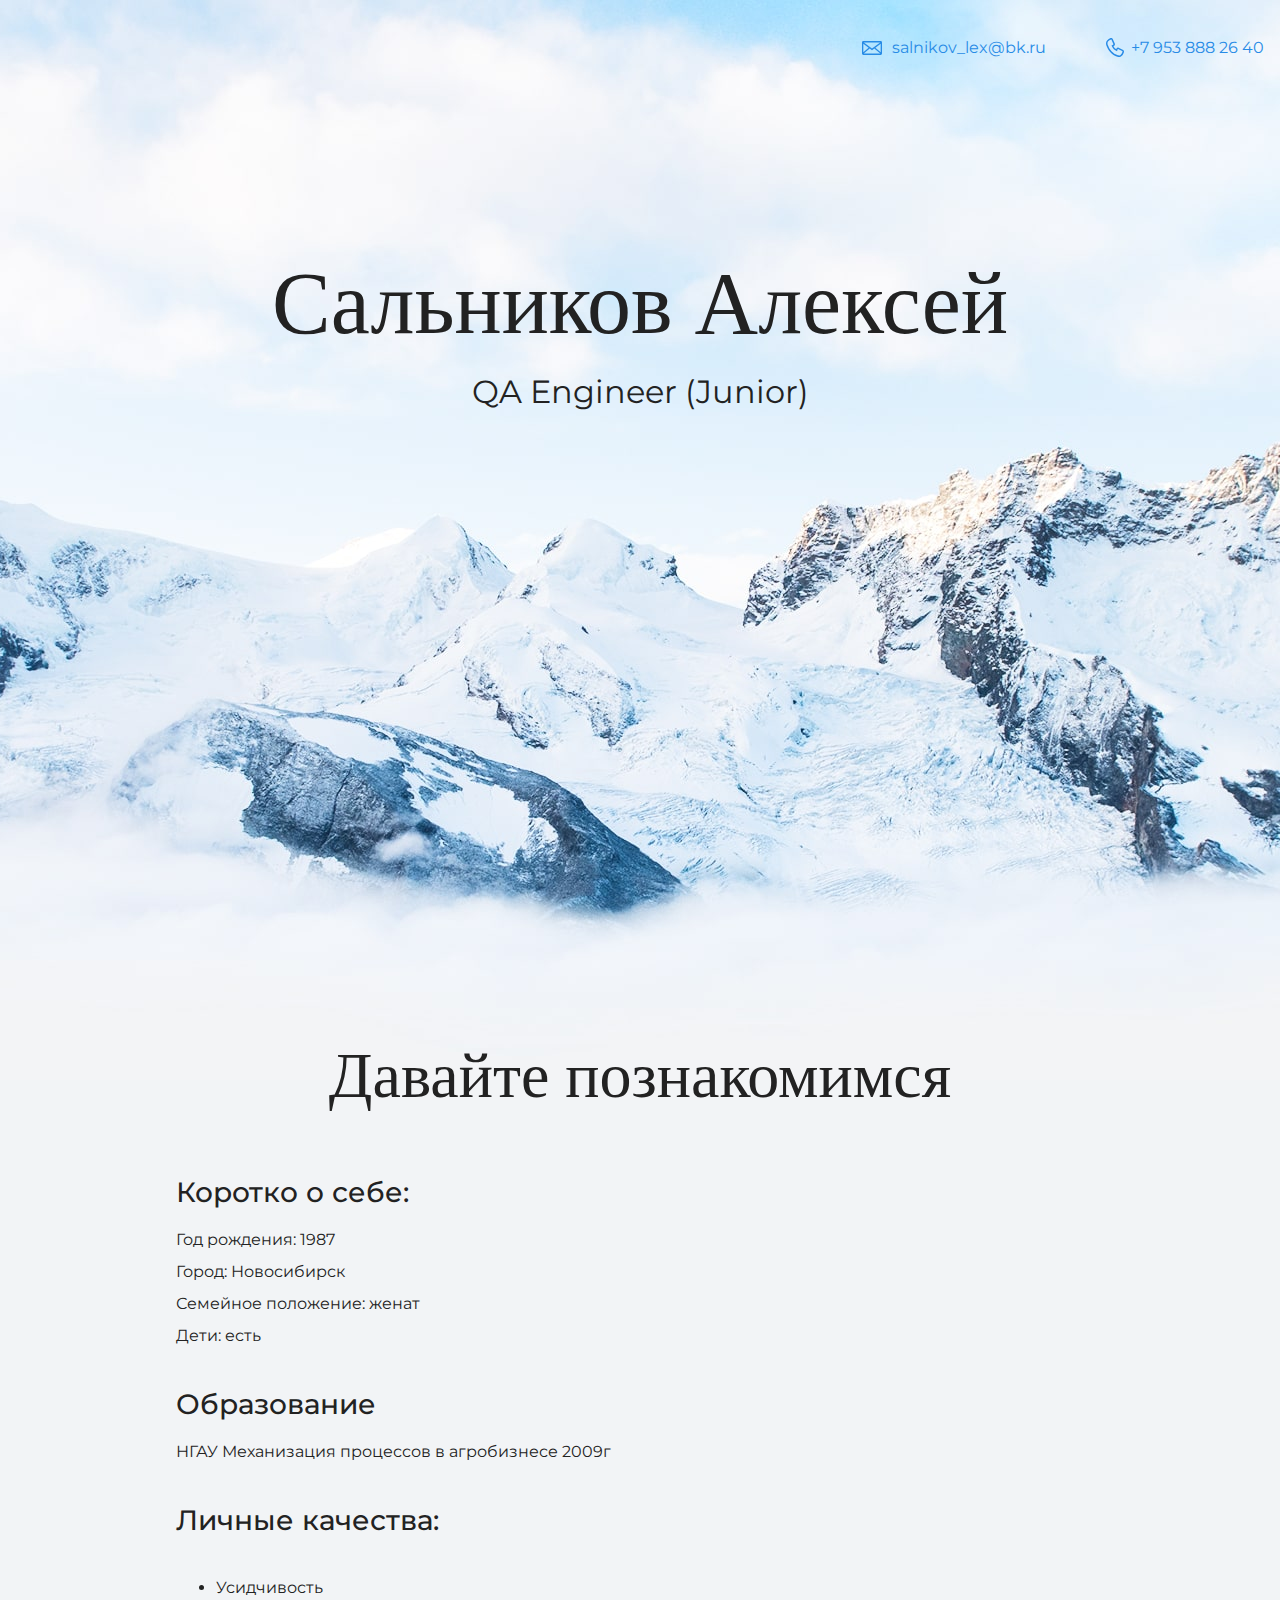
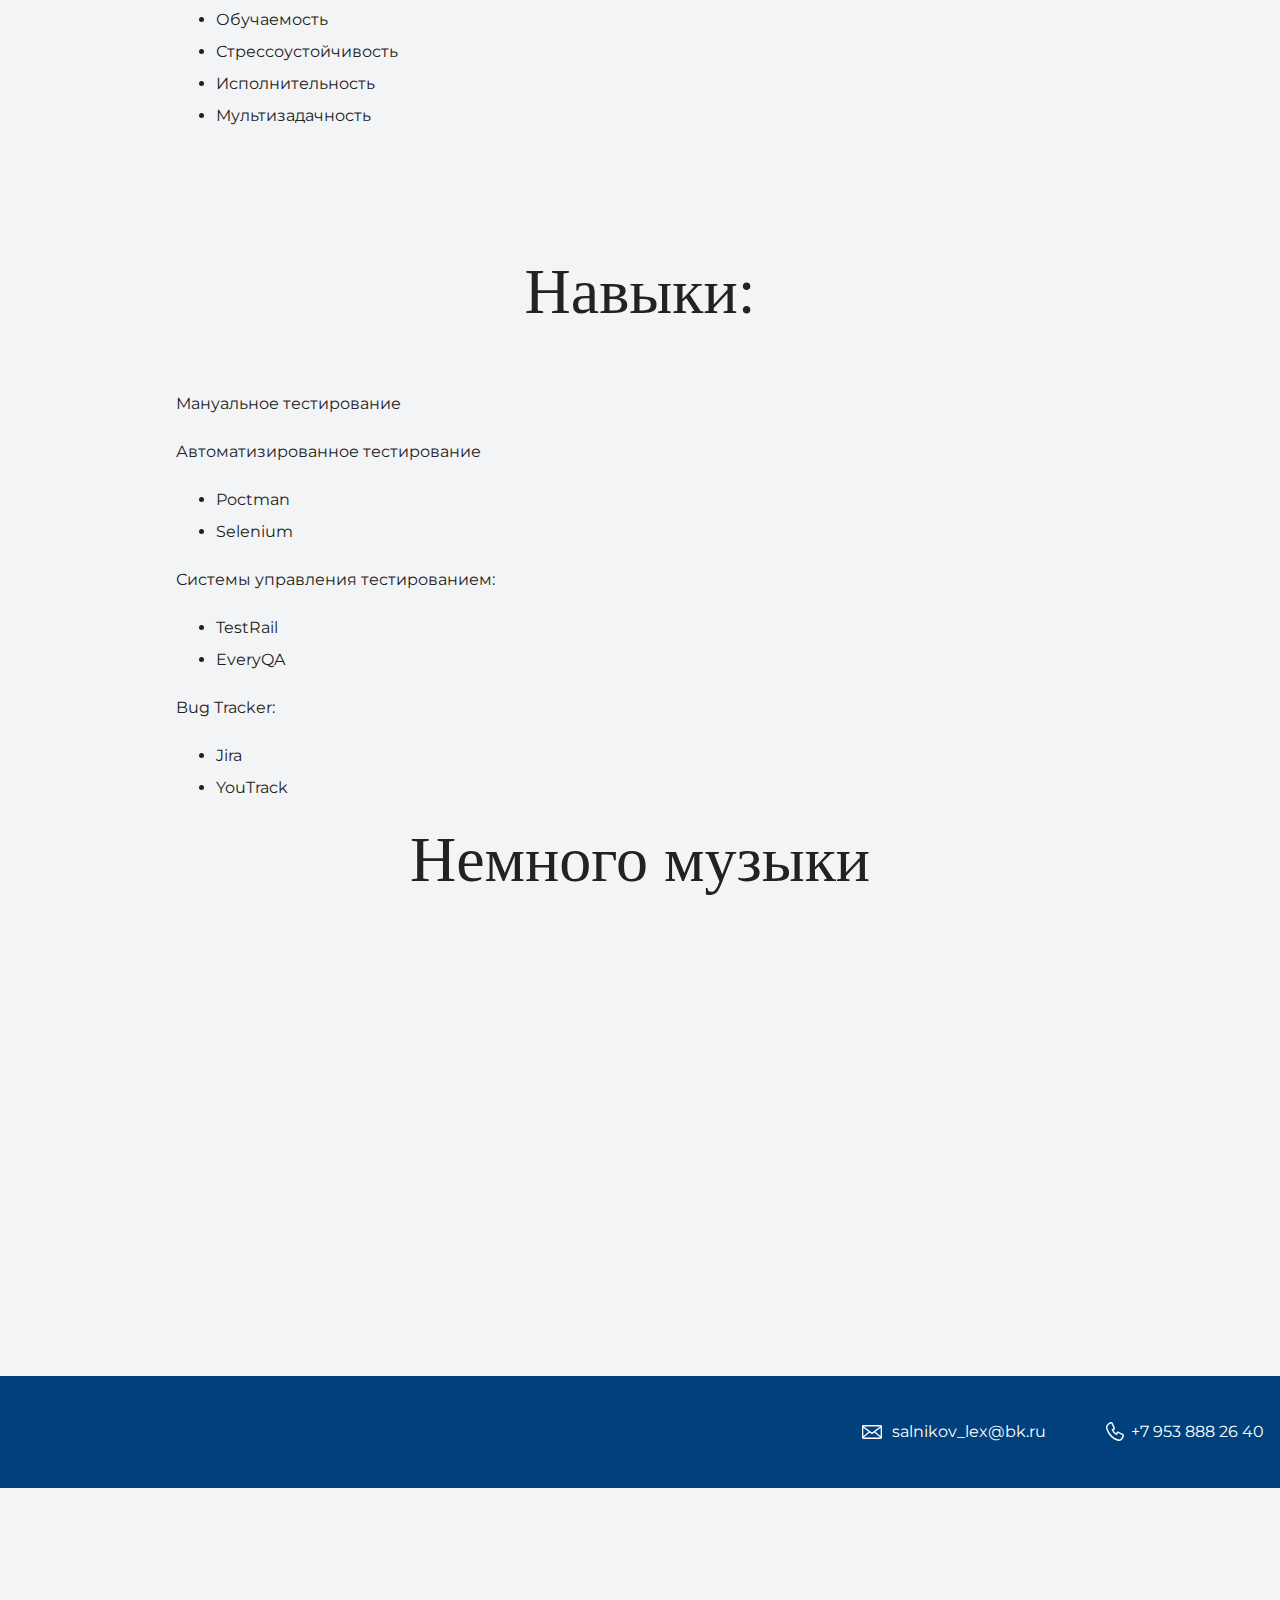
<file: AlexeySalnikov/hw2/my_site/index.html>
<!DOCTYPE html>
<html lang="ru">
  <head>
    <meta charset="UTF-8">
    <link rel="stylesheet" href="style.css">
    <title>Junior Qa Engineer</title>
	<link href="https://fonts.googleapis.com/css?family=Montserrat:400,500,700|Old+Standard+TT&display=swap&subset=cyrillic" rel="stylesheet">
  </head>

  <body>
  <header class="page-header">
  <div class="container">
    <a class="header-email"
	href="salnikov_lex@bk.ru">salnikov_lex@bk.ru</a>
    <a class="header-phone"
	href="tel:+79538882640">+7 953 888 26 40</a>
  </div>
</header>

    <section class="hero-image">
	<div class="container">
      <h1 class="heading">Сальников Алексей</h1>
	  </div>
	  <div class="container">
      <p>QA Engineer (Junior)</p>
	  </div>
    </section>

    <section class="intro">
      <h2 class="subheading">Давайте познакомимся</h2>
	  <div class="container">
	  <h3>Коротко о себе:</h3>
	  <p>
	  Год рождения: 1987<br> 
	  Город: Новосибирск<br> 
	  Семейное положение: женат<br> 
	  Дети: есть
	  </p>
      <h3>Образование</h3>
      <p>НГАУ Механизация процессов в агробизнесе 2009г</p>
      <h3>Личные качества:</h3>
      <p>
	  <ul>
	  <li>Усидчивость</li>
	  <li>Обучаемость</li>
	  <li>Стрессоустойчивость</li>
	  <li>Исполнительность</li>
	  <li>Мультизадачность</li>
	  </ul>
	  </p>
    </section>
	</div>

    <section class="portfolio">
	<div class="container">
      <h5 class="subheading">Навыки:</h5>
	  <p>Мануальное тестирование</p>
	  <p>Автоматизированное тестирование</p>
	  <ul>
	  <li>Poctman</li>
	  <li>Selenium</li>
	  </ul>
	  <p>Системы управления тестированием: </p>
	  <ul>
	  <li>TestRail</li>
	  <li>EveryQA</li>
	  </ul>
	  <p>Bug Tracker:</p>
	  <ul>
	  <li>Jira</li>
	  <li>YouTrack</li>
	  </ul>
	  </div>
	  <div class="container">
	  <h5 class="subheading">Немного музыки</h5>
	  <iframe width="727" height="409" src="https://www.youtube.com/embed/JVYL1kW8Vfo?list=RDhkQdy-y4YX4" frameborder="0" allow="accelerometer; autoplay; clipboard-write; encrypted-media; gyroscope; picture-in-picture" allowfullscreen></iframe>
		</div>
 <footer class="page-footer">
  <div class="container">
    <a class="footer-email" href="salnikov_lex@bk.ru">salnikov_lex@bk.ru</a>
    <a class="footer-phone" href="tel:+79538882640">+7 953 888 26 40</a>
  </div>
</footer>
  </body>
</html>
</file>
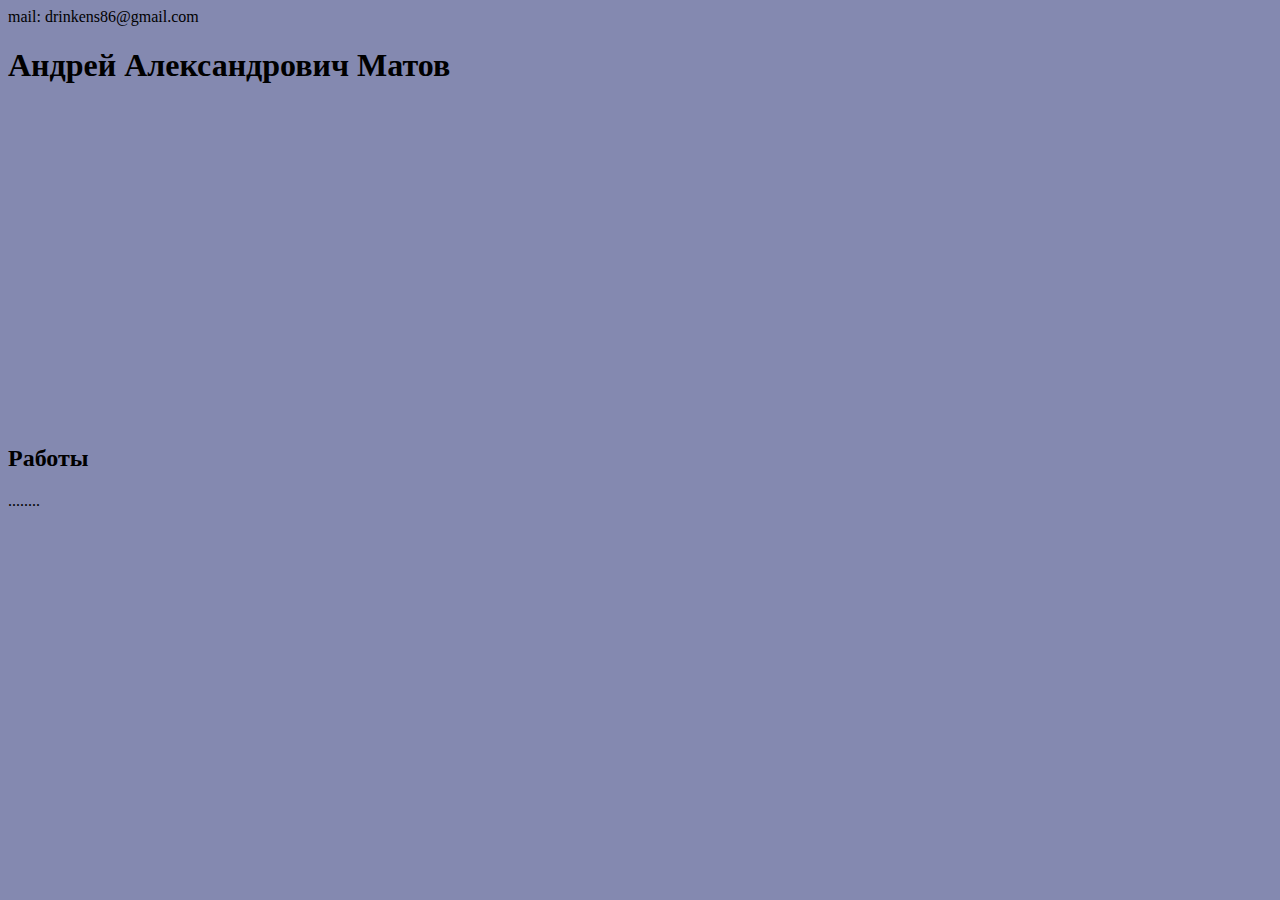
<file: TeamOneFolder/Andrey_Matov/hw2/site/index.html>
<!DOCTYPE html>
<html lang="ru">

<head>
  <meta charset="UTF-8">
  <link rel="stylesheet" href="style.css">

  <title>Портфолио А.А.Матов</title>
</head>

<body>
  <header>
    mail: drinkens86@gmail.com
  </header>
  <div>
    <section>
      <h1>Андрей Александрович Матов</h1>
      <iframe width="560" height="315" src="https://www.youtube.com/embed/LZr1HTSwBa0" frameborder="0"
        allow="accelerometer; autoplay; clipboard-write; encrypted-media; gyroscope; picture-in-picture"
        allowfullscreen></iframe>
    </section>
    <section>
      <h2>Работы</h2>
      <p>........</p>
    </section>
  </div>

  <footer>

  </footer>
</body>

</html>
</file>
<file: AlexeySalnikov/hw2/my_site/style.css>
body {
  margin: 0;
  min-width: 960px;
  font-family: "Montserrat", "Helvetica", "Arial", sans-serif;
  font-size: 16px;
  line-height: 32px;
  color: #222222;
  background-color: #f2f4f6;
  background-image: url("img/hero-bg.jpg");
  background-repeat: no-repeat;
  background-position: top center;
}

.container {
  max-width: 928px;
  margin: 0 auto;
  padding: 0 16px;
}

.page-header {
  margin: 0 0 160px;
  padding: 32px 0 32px;
}

.page-header .container,
.page-footer .container {
  max-width: 1408px;
  text-align: right;
}

.page-header a {
  margin-left: 56px;
  color: #288be6;
  text-decoration: none;
  background-repeat: no-repeat;
  background-position: left;
}

.header-email {
  padding-left: 30px;
  background-image: url("img/icon-email-header.svg");
}

.header-phone {
  padding-left: 25px;
  background-image: url("img/icon-phone-header.svg");
}

.hero-image {
  margin-bottom: 620px;
}

.hero-image .container {
  max-width: 1408px;
  text-align: center;
}

.heading {
  margin: 0 0 16px;
  font-family: "Old Standard TT", "Times", "Times New Roman", serif;
  font-size: 88px;
  line-height: 96px;
  font-weight: 400;
}

.hero-image p {
  margin: 0;
  font-size: 32px;
  line-height: 48px;
}

.intro {
  margin: 0 0 120px;
}

.subheading {
  margin: 0 0 56px;
  font-family: "Old Standard TT", "Times", "Times New Roman", serif;
  font-size: 64px;
  line-height: 80px;
  font-weight: 400;
  text-align: center;
}

.user-image {
  margin: 0 0 32px;
  text-align: center;
}

.intro h3,
.portfolio h3 {
  margin: 0 0 12px;
  font-size: 28px;
  line-height: 40px;
  font-weight: 500;
}

.intro p {
  margin: 0 0 32px;
}

.skills-list {
  margin: 0;
  padding: 0;
}

.skills-list dt {
  padding-left: 32px;
  background-repeat: no-repeat;
  background-position: left;
}

.skill-html {
  background-image: url("img/icon-html.svg");
}

.skill-css {
  background-image: url("img/icon-css.svg");
}

.level {
  margin: 4px 0 16px;
  padding: 0;
  height: 14px;
  font-size: 0;
  background-color: #ffffff;
  border: 1px solid #86c3fa;
  border-radius: 8px;
}

.level div {
  margin: 1px;
  height: 12px;
  background-color: #288be6;
  border-radius: 6px;
}

.portfolio {
  margin: 0 0 120px;
}

.projects {
  margin: 0;
  padding: 0;
  list-style: none;
}

.projects li {
  margin: 0 0 80px;
}

.project-image {
  margin: 0 0 24px;
  text-align: center;
}

.projects p {
  margin: 0 0 24px;
}

.button {
  padding: 6px 20px;
  display: inline-block;
  vertical-align: baseline;
  text-decoration: none;
  text-transform: uppercase;
  border-radius: 4px;
  background-color: #288be6;
  color: #ffffff;
}

.page-footer {
  padding: 40px 0;
  background-color: #00417d;
  color: #ffffff;
}

.page-footer a {
  margin-left: 56px;
  color: inherit;
  text-decoration: none;
  background-repeat: no-repeat;
  background-position: left;
}

.footer-email {
  padding-left: 30px;
  background-image: url("img/icon-email-footer.svg");
}

.footer-phone {
  padding-left: 25px;
  background-image: url("img/icon-phone-footer.svg");
}
</file>
<file: TeamOneFolder/Andrey_Matov/hw2/site/style.css>
html{
   font-family: 'Grandstander', cursive;
background: #8489b0;

}
</file>
